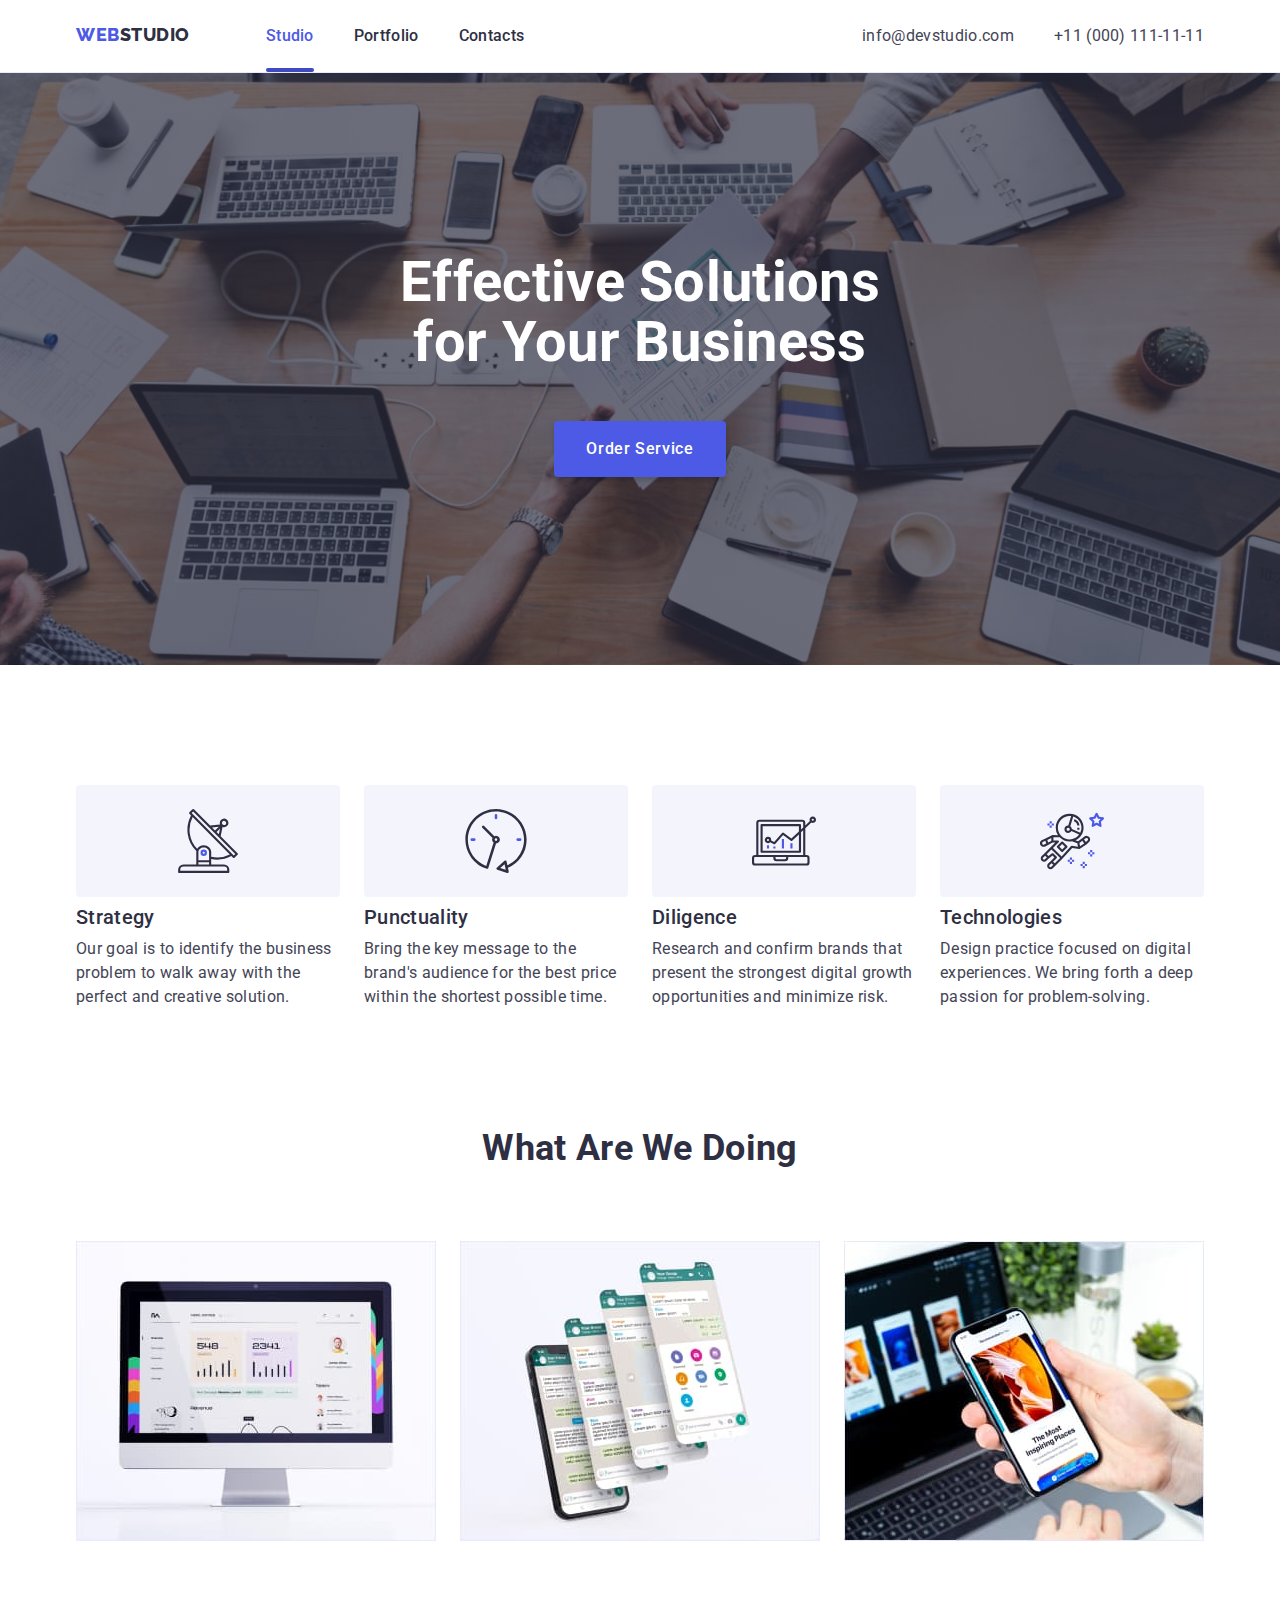
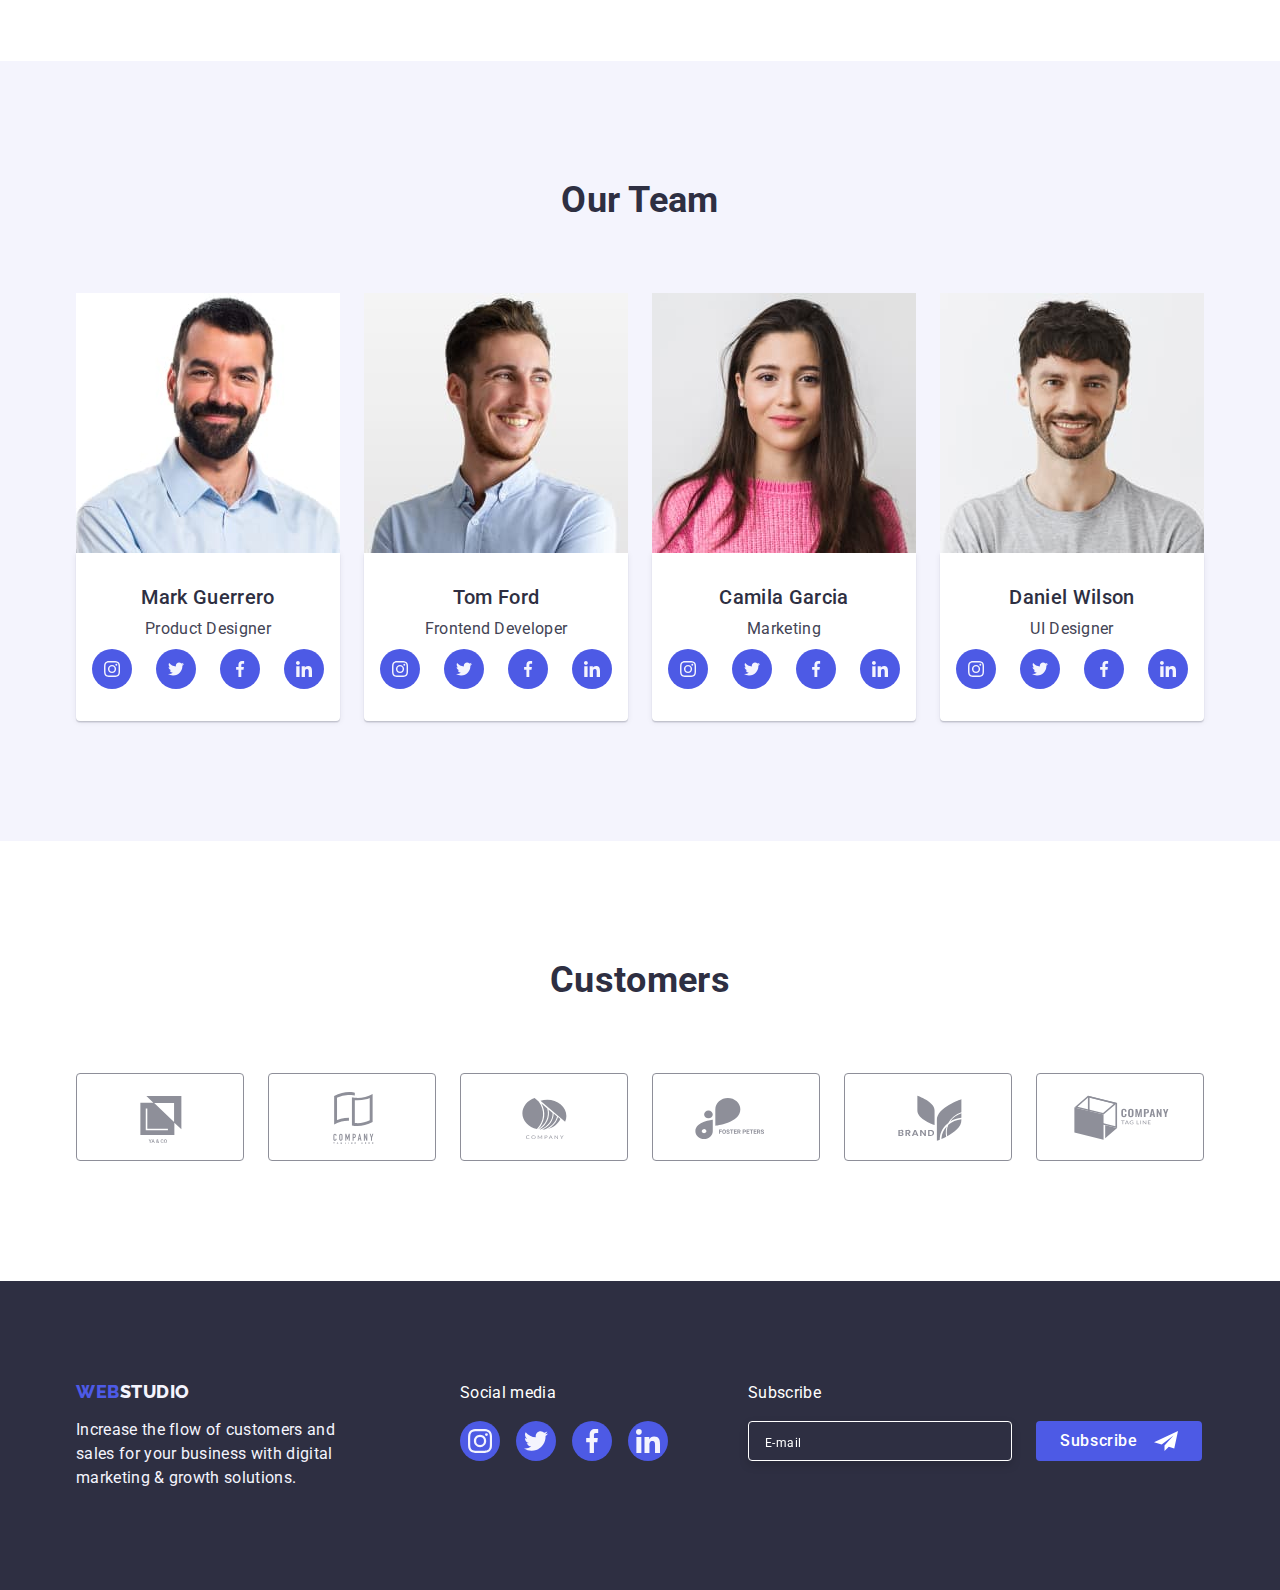
<file: index.html>
<!DOCTYPE html>
<html lang="en">
  <head>
    <meta charset="UTF-8" />
    <meta http-equiv="X-UA-Compatible" content="IE=edge" />
    <meta name="viewport" content="width=device-width, initial-scale=1.0" />
    <title>Web Studio</title>
    <link rel="preconnect" href="https://fonts.googleapis.com" />
    <link rel="preconnect" href="https://fonts.gstatic.com" crossorigin />
    <link
      href="https://fonts.googleapis.com/css2?family=Raleway:wght@800&family=Roboto:wght@400;500;700;900&display=swap"
      rel="stylesheet"
    />
    <link
      rel="stylesheet"
      href="https://cdn.jsdelivr.net/npm/modern-normalize@1.1.0/modern-normalize.min.css"
    />
    <link rel="stylesheet" href="./css/styles.css" />
    <link rel="stylesheet" href="./css/mobile.css" />
    <link rel="stylesheet" href="./css/tablet.css" />
    <link rel="stylesheet" href="./css/desktop.css" />
  </head>
  <body>
    <header class="page-header">
      <div class="page-header-container container">
        <nav class="nav">
          <a href="./index.html" class="header-logo link">
            <span class="accent">Web</span>Studio
          </a>
          <ul class="site-nav list">
            <li class="nav-item">
              <a href="./index.html" class="nav-link link current">Studio</a>
            </li>
            <li class="nav-item">
              <a href="./portfolio.html" class="nav-link link">Portfolio</a>
            </li>
            <li class="nav-item">
              <a href="" class="nav-link link">Contacts</a>
            </li>
          </ul>
        </nav>
        <button type="button" class="mobile-menu-btn js-open-menu">
          <svg class="menu-open-btn-icon" width="32" height="22">
            <use href="./images/icons.svg#icon-icon-menu"></use>
          </svg>
        </button>
        <address class="address">
          <ul class="address-list list">
            <li class="address-item">
              <a href="mailto:info@devstudio.com" class="address-link link"
                >info@devstudio.com</a
              >
            </li>
            <li class="address-item">
              <a href="tel:+110001111111" class="address-link link"
                >+11 (000) 111-11-11</a
              >
            </li>
          </ul>
        </address>
      </div>
      <!-- MOBILE MENU -->
      <div class="mobile-menu js-menu-container">
        <div class="mobile-menu-container container">
          <button type="button" class="menu-close-btn js-close-menu">
            <svg class="menu-close-btn-icon" width="8" height="8">
              <use href="./images/icons.svg#icon-close"></use>
            </svg>
          </button>
          <nav class="nav-mobile">
            <ul class="mobile-nav list">
              <li class="mobile-nav-item">
                <a href="./index.html" class="mobile-nav-link link current"
                  >Studio</a
                >
              </li>
              <li class="mobile-nav-item">
                <a href="./portfolio.html" class="mobile-nav-link link"
                  >Portfolio</a
                >
              </li>
              <li class="mobile-nav-item">
                <a href="" class="mobile-nav-link link">Contacts</a>
              </li>
            </ul>
          </nav>
          <div class="connection-wrapper">
            <address class="mobile-menu-address">
              <ul class="mobile-address-list list">
                <li class="mobile-address-item">
                  <a
                    href="mailto:info@devstudio.com"
                    class="mobile-address-link link"
                    >info@devstudio.com</a
                  >
                </li>
                <li class="mobile-address-item">
                  <a href="tel:+110001111111" class="mobile-address-link link"
                    >+11 (000) 111-11-11</a
                  >
                </li>
              </ul>
            </address>
            <div class="mobile-menu-social">
              <ul class="mobile-social-list list">
                <li class="mobile-social-item">
                  <a href="" class="mobile-social-link icon-link">
                    <svg class="mobile-social-icon" width="24" height="24">
                      <use href="./images/icons.svg#icon-instagram"></use>
                    </svg>
                  </a>
                </li>
                <li class="mobile-social-item">
                  <a href="" class="mobile-social-link icon-link">
                    <svg class="mobile-social-icon" width="24" height="24">
                      <use href="./images/icons.svg#icon-twitter"></use>
                    </svg>
                  </a>
                </li>
                <li class="mobile-social-item">
                  <a href="" class="mobile-social-link icon-link">
                    <svg class="mobile-social-icon" width="24" height="24">
                      <use href="./images/icons.svg#icon-facebook"></use>
                    </svg>
                  </a>
                </li>
                <li class="mobile-social-item">
                  <a href="" class="mobile-social-link icon-link">
                    <svg class="mobile-social-icon" width="24" height="24">
                      <use href="./images/icons.svg#icon-linkedin"></use>
                    </svg>
                  </a>
                </li>
              </ul>
            </div>
          </div>
        </div>
      </div>
      <!-- /MOBILE MENU -->
    </header>

    <main class="page-main">
      <!-- Hero section -->
      <section class="hero">
        <div class="container">
          <h1 class="hero-title">Effective Solutions for Your Business</h1>
          <button type="button" class="hero-btn btn" data-modal-open>
            Order Service
          </button>
        </div>
      </section>
      <!-- /Hero section -->

      <!-- Principles of work section -->
      <section class="principles">
        <div class="container">
          <h2 class="principles-title title visually-hidden">
            Principles of work
          </h2>
          <ul class="principles-list wrapper list">
            <li class="principles-item">
              <div class="principles-wrapper-icon">
                <svg class="principles-icon" width="64" height="64">
                  <use href="./images/icons.svg#icon-principles-antenna"></use>
                </svg>
              </div>
              <h3 class="principles-subtitle subtitle">Strategy</h3>
              <p class="principles-desc">
                Our goal is to identify the business problem to walk away with
                the perfect and creative solution.
              </p>
            </li>
            <li class="principles-item">
              <div class="principles-wrapper-icon">
                <svg class="principles-icon" width="64" height="64">
                  <use href="./images/icons.svg#icon-principles-clock"></use>
                </svg>
              </div>
              <h3 class="principles-subtitle subtitle">Punctuality</h3>
              <p class="principles-desc">
                Bring the key message to the brand's audience for the best price
                within the shortest possible time.
              </p>
            </li>
            <li class="principles-item">
              <div class="principles-wrapper-icon">
                <svg class="principles-icon" width="64" height="64">
                  <use href="./images/icons.svg#icon-principles-diagram"></use>
                </svg>
              </div>
              <h3 class="principles-subtitle subtitle">Diligence</h3>
              <p class="principles-desc">
                Research and confirm brands that present the strongest digital
                growth opportunities and minimize risk.
              </p>
            </li>
            <li class="principles-item">
              <div class="principles-wrapper-icon">
                <svg class="principles-icon" width="64" height="64">
                  <use
                    href="./images/icons.svg#icon-principles-astronaut"
                  ></use>
                </svg>
              </div>
              <h3 class="principles-subtitle subtitle">Technologies</h3>
              <p class="principles-desc">
                Design practice focused on digital experiences. We bring forth a
                deep passion for problem-solving.
              </p>
            </li>
          </ul>
        </div>
      </section>
      <!-- /Principles of work section -->

      <!-- What are we doing section -->
      <section class="product section">
        <div class="container">
          <h2 class="product-title title">What are we doing</h2>
          <ul class="product-list wrapper list">
            <li class="product-item">
              <img
                srcset="
                  ./images/what-are-we-doing-1-desktop.jpg    1x,
                  ./images/what-are-we-doing-1-desktop-2x.jpg 2x
                "
                src="./images/what-are-we-doing-1-desktop.jpg"
                alt="An example of work  on the monitor"
                width="360"
                height="300"
              />
            </li>
            <li class="product-item">
              <img
                srcset="
                  ./images/what-are-we-doing-2-desktop.jpg    1x,
                  ./images/what-are-we-doing-2-desktop-2x.jpg 2x
                "
                src="./images/what-are-we-doing-2-desktop.jpg"
                alt="An example of work on a
            smartphone"
                width="360"
                height="300"
              />
            </li>
            <li class="product-item">
              <img
                srcset="
                  ./images/what-are-we-doing-3-desktop.jpg    1x,
                  ./images/what-are-we-doing-3-desktop-2x.jpg 2x
                "
                src="./images/what-are-we-doing-3-desktop.jpg"
                alt="An example of work on a laptop and a smartphone"
                width="360"
                height="300"
              />
            </li>
          </ul>
        </div>
      </section>
      <!-- /What are we doing section -->

      <!-- Our Team section-->
     <section class="team section">
        <div class="container">
          <h2 class="team-title title">Our Team</h2>
          <ul class="team-list wrapper list">
            <li class="team-item">
              <img
                srcset="
                  ./images/our-team-1.jpg    1x,
                  ./images/our-team-1-2x.jpg 2x
                "
                src="./images/our-team-1.jpg"
                alt="Photo of the employee"
                width="264"
                height="260"
              />
              <div class="team-text-box">
                <h3 class="team-subtitle subtitle">Mark Guerrero</h3>
                <p class="team-desc">Product Designer</p>
                <ul class="team-social-list wrapper list">
                  <li class="team-social-item">
                    <a href="" class="team-social-link icon-link">
                      <svg class="team-social-icon" width="16" height="16">
                        <use href="./images/icons.svg#icon-instagram"></use>
                      </svg>
                    </a>
                  </li>
                  <li class="team-social-item">
                    <a href="" class="team-social-link icon-link">
                      <svg class="team-social-icon" width="16" height="16">
                        <use href="./images/icons.svg#icon-twitter"></use>
                      </svg>
                    </a>
                  </li>
                  <li class="team-social-item">
                    <a href="" class="team-social-link icon-link">
                      <svg class="team-social-icon" width="16" height="16">
                        <use href="./images/icons.svg#icon-facebook"></use>
                      </svg>
                    </a>
                  </li>
                  <li class="team-social-item">
                    <a href="" class="team-social-link icon-link">
                      <svg class="team-social-icon" width="16" height="16">
                        <use href="./images/icons.svg#icon-linkedin"></use>
                      </svg>
                    </a>
                  </li>
                </ul>
              </div>
            </li>
            <li class="team-item">
              <img
                srcset="
                  ./images/our-team-2.jpg    1x,
                  ./images/our-team-2-2x.jpg 2x
                "
                src="./images/our-team-2.jpg"
                alt="Photo of the employee"
                width="264"
                height="260"
              />
              <div class="team-text-box">
                <h3 class="team-subtitle subtitle">Tom Ford</h3>
                <p class="team-desc">Frontend Developer</p>
                <ul class="team-social-list wrapper list">
                  <li class="team-social-item">
                    <a href="" class="team-social-link icon-link">
                      <svg class="team-social-icon" width="16" height="16">
                        <use href="./images/icons.svg#icon-instagram"></use>
                      </svg>
                    </a>
                  </li>
                  <li class="team-social-item">
                    <a href="" class="team-social-link icon-link">
                      <svg class="team-social-icon" width="16" height="16">
                        <use href="./images/icons.svg#icon-twitter"></use>
                      </svg>
                    </a>
                  </li>
                  <li class="team-social-item">
                    <a href="" class="team-social-link icon-link">
                      <svg class="team-social-icon" width="16" height="16">
                        <use href="./images/icons.svg#icon-facebook"></use>
                      </svg>
                    </a>
                  </li>
                  <li class="team-social-item">
                    <a href="" class="team-social-link icon-link">
                      <svg class="team-social-icon" width="16" height="16">
                        <use href="./images/icons.svg#icon-linkedin"></use>
                      </svg>
                    </a>
                  </li>
                </ul>
              </div>
            </li>
            <li class="team-item">
              <img
                srcset="
                  ./images/our-team-3.jpg    1x,
                  ./images/our-team-3-2x.jpg 2x
                "
                src="./images/our-team-3.jpg"
                alt="Photo of the employee"
                width="264"
                height="260"
              />
              <div class="team-text-box">
                <h3 class="team-subtitle subtitle">Camila Garcia</h3>
                <p class="team-desc">Marketing</p>
                <ul class="team-social-list wrapper list">
                  <li class="team-social-item">
                    <a href="" class="team-social-link icon-link">
                      <svg class="team-social-icon" width="16" height="16">
                        <use href="./images/icons.svg#icon-instagram"></use>
                      </svg>
                    </a>
                  </li>
                  <li class="team-social-item">
                    <a href="" class="team-social-link icon-link">
                      <svg class="team-social-icon" width="16" height="16">
                        <use href="./images/icons.svg#icon-twitter"></use>
                      </svg>
                    </a>
                  </li>
                  <li class="team-social-item">
                    <a href="" class="team-social-link icon-link">
                      <svg class="team-social-icon" width="16" height="16">
                        <use href="./images/icons.svg#icon-facebook"></use>
                      </svg>
                    </a>
                  </li>
                  <li class="team-social-item">
                    <a href="" class="team-social-link icon-link">
                      <svg class="team-social-icon" width="16" height="16">
                        <use href="./images/icons.svg#icon-linkedin"></use>
                      </svg>
                    </a>
                  </li>
                </ul>
              </div>
            </li>
            <li class="team-item">
              <img
                srcset="
                  ./images/our-team-4.jpg    1x,
                  ./images/our-team-4-2x.jpg 2x
                "
                src="./images/our-team-4.jpg"
                alt="Photo of the employee"
                width="264"
                height="260"
              />
              <div class="team-text-box">
                <h3 class="team-subtitle subtitle">Daniel Wilson</h3>
                <p class="team-desc">UI Designer</p>
                <ul class="team-social-list wrapper list">
                  <li class="team-social-item">
                    <a href="" class="team-social-link icon-link">
                      <svg class="team-social-icon" width="16" height="16">
                        <use href="./images/icons.svg#icon-instagram"></use>
                      </svg>
                    </a>
                  </li>
                  <li class="team-social-item">
                    <a href="" class="team-social-link icon-link">
                      <svg class="team-social-icon" width="16" height="16">
                        <use href="./images/icons.svg#icon-twitter"></use>
                      </svg>
                    </a>
                  </li>
                  <li class="team-social-item">
                    <a href="" class="team-social-link icon-link">
                      <svg class="team-social-icon" width="16" height="16">
                        <use href="./images/icons.svg#icon-facebook"></use>
                      </svg>
                    </a>
                  </li>
                  <li class="team-social-item">
                    <a href="" class="team-social-link icon-link">
                      <svg class="team-social-icon" width="16" height="16">
                        <use href="./images/icons.svg#icon-linkedin"></use>
                      </svg>
                    </a>
                  </li>
                </ul>
              </div>
            </li>
          </ul>
        </div>
      </section> 
      <!-- /Our Team section-->

      <!-- Customers section -->
      <section class="customer section">
        <div class="container">
          <h2 class="customers-title title">Customers</h2>
          <ul class="customers-list wrapper list">
            <li class="customers-item">
              <a href="" class="customers-logo-link icon-link">
                <svg class="customers-logo-icon" width="104" height="56">
                  <use href="./images/icons.svg#icon-customers-logo-1"></use>
                </svg>
              </a>
            </li>
            <li class="customers-item">
              <a href="" class="customers-logo-link icon-link">
                <svg class="customers-logo-icon" width="104" height="56">
                  <use href="./images/icons.svg#icon-customers-logo-2"></use>
                </svg>
              </a>
            </li>
            <li class="customers-item">
              <a href="" class="customers-logo-link icon-link">
                <svg class="customers-logo-icon" width="104" height="56">
                  <use href="./images/icons.svg#icon-customers-logo-3"></use>
                </svg>
              </a>
            </li>
            <li class="customers-item">
              <a href="" class="customers-logo-link icon-link">
                <svg class="customers-logo-icon" width="104" height="56">
                  <use href="./images/icons.svg#icon-customers-logo-4"></use>
                </svg>
              </a>
            </li>
            <li class="customers-item">
              <a href="" class="customers-logo-link icon-link">
                <svg class="customers-logo-icon" width="104" height="56">
                  <use href="./images/icons.svg#icon-customers-logo-5"></use>
                </svg>
              </a>
            </li>
            <li class="customers-item">
              <a href="" class="customers-logo-link icon-link">
                <svg class="customers-logo-icon" width="104" height="56">
                  <use href="./images/icons.svg#icon-customers-logo-6"></use>
                </svg>
              </a>
            </li>
          </ul>
        </div>
      </section>  
      <!-- /Customers section -->
    </main>

    <footer class="page-footer">
      <div class="footer-wrapper container">
        <div class="footer-info">
          <a href="./index.html" class="footer-logo link">
            <span class="accent">Web</span>Studio
          </a>
          <p class="footer-info-desc">
            Increase the flow of customers and sales for your business with
            digital marketing & growth solutions.
          </p>
        </div>
        <div class="footer-social">
          <p class="footer-social-desc footer-desc">Social media</p>
          <ul class="footer-social-list list">
            <li class="footer-social-item">
              <a href="" class="footer-social-link icon-link">
                <svg class="footer-social-icon" width="24" height="24">
                  <use href="./images/icons.svg#icon-instagram"></use>
                </svg>
              </a>
            </li>
            <li class="footer-social-item">
              <a href="" class="footer-social-link icon-link">
                <svg class="footer-social-icon" width="24" height="24">
                  <use href="./images/icons.svg#icon-twitter"></use>
                </svg>
              </a>
            </li>
            <li class="footer-social-item">
              <a href="" class="footer-social-link icon-link">
                <svg class="footer-social-icon" width="24" height="24">
                  <use href="./images/icons.svg#icon-facebook"></use>
                </svg>
              </a>
            </li>
            <li class="footer-social-item">
              <a href="" class="footer-social-link icon-link">
                <svg class="footer-social-icon" width="24" height="24">
                  <use href="./images/icons.svg#icon-linkedin"></use>
                </svg>
              </a>
            </li>
          </ul>
        </div>
        <div class="footer-form-group">
          <p class="footer-form-desc footer-desc">Subscribe</p>
          <form class="footer-form">
            <input
              type="email"
              name="subscriber_email"
              class="footer-form-input"
              placeholder="E-mail"
              aria-label="Email"
              required
            />
            <button type="submit" class="footer-form-btn btn">
              Subscribe
              <svg class="footer-form-btn-icon" width="24" height="24">
                <use href="./images/icons.svg#icon-frame"></use>
              </svg>
            </button>
          </form>
        </div>
      </div>
    </footer>

<!-- ===========================MODAL WINDOW==========================  -->
    <div class="backdrop is-hidden" data-modal>
      <div class="modal">
        <button type="button" class="modal-close-btn" data-modal-close>
          <svg class="modal-close-btn-icon" width="8" height="8">
            <use href="./images/icons.svg#icon-close"></use>
          </svg>
        </button>
        <p class="modal-form-desc">
          Leave your contacts and we will call you back
        </p>
        <form class="modal-form">
          <label class="modal-form-group">
            <span class="modal-form-input-desc modal-form-text-desc">Name</span>
            <span class="modal-form-input-wrapper">
              <input
                type="text"
                name="user_name"
                class="modal-form-input modal-form-field"
                required
                pattern="[a-zA-Z]+"
                minlength="2"
              />
              <svg class="modal-form-input-icon" width="18" height="18">
                <use href="./images/icons.svg#icon-person"></use>
              </svg>
            </span>
          </label>
          <label class="modal-form-group">
            <span class="modal-form-input-desc modal-form-text-desc"
              >Phone</span
            >
            <span class="modal-form-input-wrapper">
              <input
                type="tel"
                name="user_phone"
                class="modal-form-input modal-form-field"
                required
                pattern="[0-9]{3}-[0-9]{3}-[0-9]{2}-[0-9]{2}"
                title="xxx-xxx-xx-xx"
              />
              <svg class="modal-form-input-icon" width="18" height="18">
                <use href="./images/icons.svg#icon-phone"></use>
              </svg>
            </span>
          </label>
          <label class="modal-form-group">
            <span class="modal-form-input-desc modal-form-text-desc">
              Email</span
            >
            <span class="modal-form-input-wrapper">
              <input
                type="email"
                name="user_email"
                class="modal-form-input modal-form-field"
                required
              />
              <svg class="modal-form-input-icon" width="18" height="18">
                <use href="./images/icons.svg#icon-email"></use>
              </svg>
            </span>
          </label>
          <label class="modal-form-group">
            <span class="modal-form-input-desc modal-form-text-desc"
              >Comment</span
            >
            <textarea
              name="user_message"
              class="modal-form-message modal-form-field"
              placeholder="Text input"
            ></textarea>
          </label>
          <input
            id="user-policy"
            type="checkbox"
            name="user_policy"
            class="modal-form-check visually-hidden"
          />
          <label
            for="user-policy"
            class="modal-form-check-desc modal-form-text-desc"
          >
            <span>
              <svg class="modal-form-checkbox-icon" width="10" height="8">
                <use href="./images/icons.svg#icon-check"></use>
              </svg>
            </span>
            I accept the terms and conditions of the &nbsp;
            <a href="" class="modal-form-check-link">Privacy Policy</a>
          </label>
          <button type="submit" class="modal-form-btn btn">Send</button>
        </form>
      </div>
    </div>
<!-- ===========================/MODAL WINDOW==========================  -->

    <script src="./js/mobile-menu.js"></script>
    <script src="./js/modal.js"></script>
  </body>
</html>
</file>
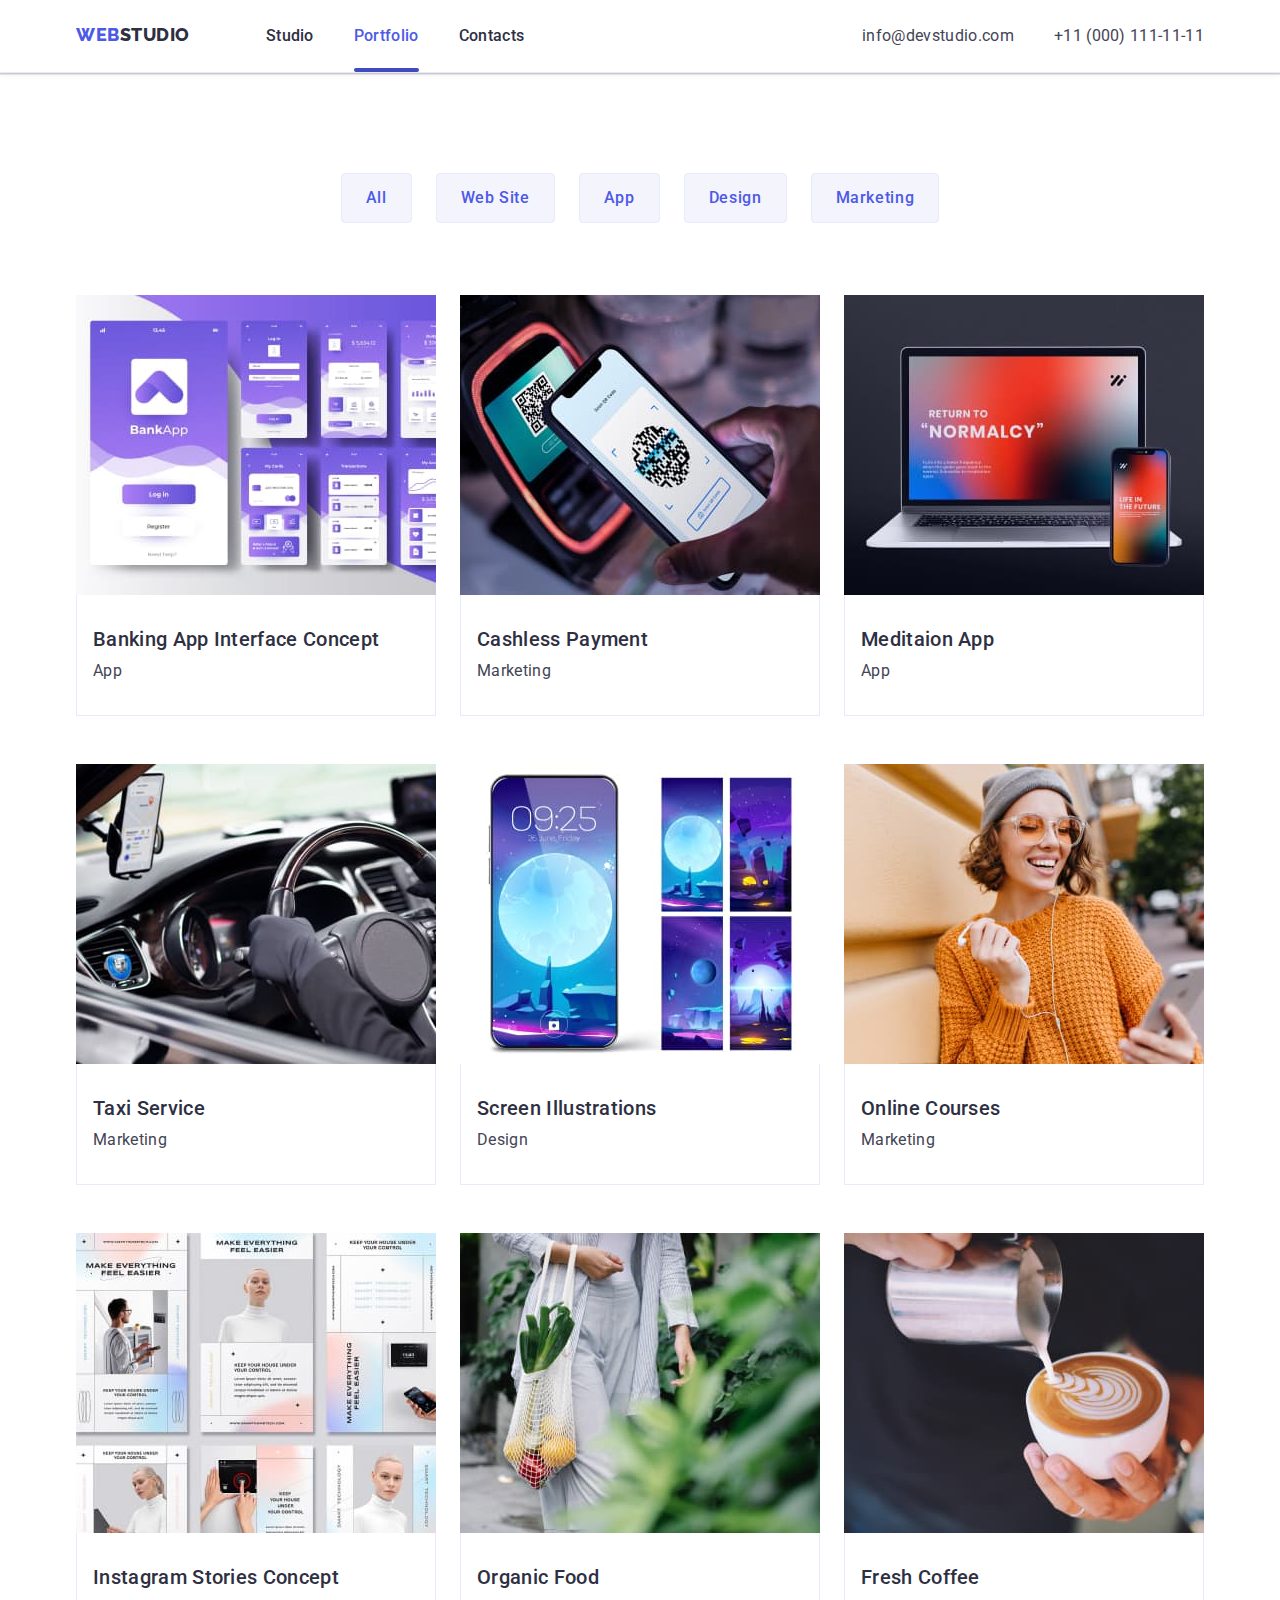
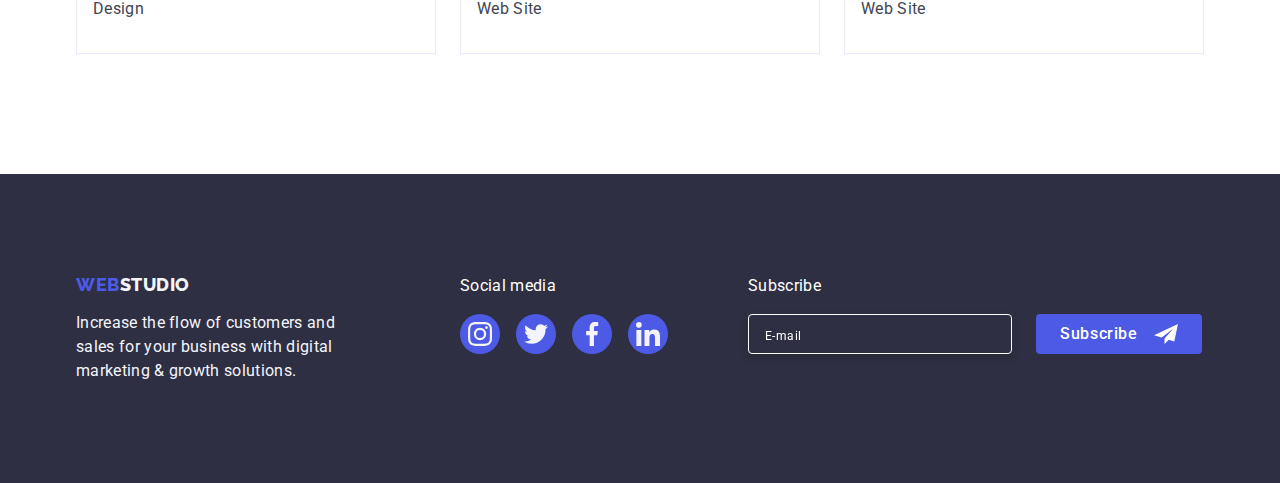
<file: portfolio.html>
<!DOCTYPE html>
<html lang="en">
  <head>
    <meta charset="UTF-8" />
    <meta http-equiv="X-UA-Compatible" content="IE=edge" />
    <meta name="viewport" content="width=device-width, initial-scale=1.0" />
    <title>Portfolio</title>
    <link rel="preconnect" href="https://fonts.googleapis.com" />
    <link rel="preconnect" href="https://fonts.gstatic.com" crossorigin />
    <link
      href="https://fonts.googleapis.com/css2?family=Raleway:wght@800&family=Roboto:wght@400;500;700;900&display=swap"
      rel="stylesheet"
    />
    <link
      rel="stylesheet"
      href="https://cdn.jsdelivr.net/npm/modern-normalize@1.1.0/modern-normalize.min.css"
    />
    <link rel="stylesheet" href="./css/styles.css" />
    <link rel="stylesheet" href="./css/mobile.css" />
    <link rel="stylesheet" href="./css/tablet.css" />
    <link rel="stylesheet" href="./css/desktop.css" />
  </head>
  <body>
    <header class="page-header">
      <div class="page-header-container container">
        <nav class="nav">
          <a href="./index.html" class="header-logo link">
            <span class="accent">Web</span>Studio
          </a>
          <ul class="site-nav list">
            <li class="nav-item">
              <a href="./index.html" class="nav-link link">Studio</a>
            </li>
            <li class="nav-item">
              <a href="./portfolio.html" class="nav-link link current"
                >Portfolio</a
              >
            </li>
            <li class="nav-item">
              <a href="" class="nav-link link">Contacts</a>
            </li>
          </ul>
        </nav>
        <button type="button" class="mobile-menu-btn js-open-menu">
          <svg class="menu-open-btn-icon" width="32" height="22">
            <use href="./images/icons.svg#icon-icon-menu"></use>
          </svg>
        </button>
        <address class="address">
          <ul class="address-list list">
            <li class="address-item">
              <a href="mailto:info@devstudio.com" class="address-link link"
                >info@devstudio.com</a
              >
            </li>
            <li class="address-item">
              <a href="tel:+110001111111" class="address-link link"
                >+11 (000) 111-11-11</a
              >
            </li>
          </ul>
        </address>
      </div>
      <!-- MOBILE MENU -->
      <div class="mobile-menu js-menu-container">
        <div class="mobile-menu-container container">
          <button type="button" class="menu-close-btn js-close-menu">
            <svg class="menu-close-btn-icon" width="8" height="8">
              <use href="./images/icons.svg#icon-close"></use>
            </svg>
          </button>
          <nav class="nav-mobile">
            <ul class="mobile-nav list">
              <li class="mobile-nav-item">
                <a href="./index.html" class="mobile-nav-link link">Studio</a>
              </li>
              <li class="mobile-nav-item">
                <a href="./portfolio.html" class="mobile-nav-link link current"
                  >Portfolio</a
                >
              </li>
              <li class="mobile-nav-item">
                <a href="" class="mobile-nav-link link">Contacts</a>
              </li>
            </ul>
          </nav>
          <div class="connection-wrapper">
            <address class="mobile-menu-address">
              <ul class="mobile-address-list list">
                <li class="mobile-address-item">
                  <a
                    href="mailto:info@devstudio.com"
                    class="mobile-address-link link"
                    >info@devstudio.com</a
                  >
                </li>
                <li class="mobile-address-item">
                  <a href="tel:+110001111111" class="mobile-address-link link"
                    >+11 (000) 111-11-11</a
                  >
                </li>
              </ul>
            </address>
            <div class="mobile-menu-social">
              <ul class="mobile-social-list list">
                <li class="mobile-social-item">
                  <a href="" class="mobile-social-link icon-link">
                    <svg class="mobile-social-icon" width="24" height="24">
                      <use href="./images/icons.svg#icon-instagram"></use>
                    </svg>
                  </a>
                </li>
                <li class="mobile-social-item">
                  <a href="" class="mobile-social-link icon-link">
                    <svg class="mobile-social-icon" width="24" height="24">
                      <use href="./images/icons.svg#icon-twitter"></use>
                    </svg>
                  </a>
                </li>
                <li class="mobile-social-item">
                  <a href="" class="mobile-social-link icon-link">
                    <svg class="mobile-social-icon" width="24" height="24">
                      <use href="./images/icons.svg#icon-facebook"></use>
                    </svg>
                  </a>
                </li>
                <li class="mobile-social-item">
                  <a href="" class="mobile-social-link icon-link">
                    <svg class="mobile-social-icon" width="24" height="24">
                      <use href="./images/icons.svg#icon-linkedin"></use>
                    </svg>
                  </a>
                </li>
              </ul>
            </div>
          </div>
        </div>
      </div>
      <!-- /MOBILE MENU -->
    </header>

    <main class="portfolio-main">
      <!-- Portfolio section -->
      <section class="portfolio">
        <div class="container">
          <h1 class="portfolio-title title visually-hidden">Portfolio</h1>
          <ul class="portfolio-list-filter list">
            <li class="portfolio-item-filter">
              <button type="button" class="portfolio-btn btn">All</button>
            </li>
            <li class="portfolio-item-filter">
              <button type="button" class="portfolio-btn btn">Web Site</button>
            </li>
            <li class="portfolio-item-filter">
              <button type="button" class="portfolio-btn btn">App</button>
            </li>
            <li class="portfolio-item-filter">
              <button type="button" class="portfolio-btn btn">Design</button>
            </li>
            <li class="portfolio-item-filter">
              <button type="button" class="portfolio-btn btn">Marketing</button>
            </li>
          </ul>

          <ul class="portfolio-list-product list">
            <li class="portfolio-item-product">
              <a href="" class="portfolio-item-link link">
                <div class="portfolio-item-img-wrapper">
                  <picture>
                    <source
                      srcset="
                        ./images/portfolio/desktop/portfolio-1-desk.jpg    1x,
                        ./images/portfolio/desktop/portfolio-1-2x-desk.jpg 2x
                      "
                      media="(min-width: 1200px)"
                    />
                    <source
                      srcset="
                        ./images/portfolio/tablet/portfolio-1-tab.jpg    1x,
                        ./images/portfolio/tablet/portfolio-1-2x-tab.jpg 2x
                      "
                      media="(min-width: 768px)"
                    />
                    <source
                      srcset="
                        ./images/portfolio/mobile/portfolio-1-mob.jpg    1x,
                        ./images/portfolio/mobile/portfolio-1-2x-mob.jpg 2x
                      "
                      media="(max-width: 767px)"
                    />
                    <img
                      src="./images/portfolio/desktop/portfolio-1-desk.jpg"
                      alt="Example of work"
                    />
                  </picture>
                  <p class="overlay">
                    14 Stylish and User-Friendly App Design Concepts · Task
                    Manager App · Calorie Tracker App · Exotic Fruit Ecommerce
                    App · Cloud Storage App
                  </p>
                </div>
                <div class="portfolio-text-box">
                  <h2 class="portfolio-subtitle subtitle">
                    Banking App Interface Concept
                  </h2>
                  <p class="portfolio-desc">App</p>
                </div>
              </a>
            </li>
            <li class="portfolio-item-product">
              <a href="" class="portfolio-item-link link">
                <div class="portfolio-item-img-wrapper">
                  <picture>
                    <source
                      srcset="
                        ./images/portfolio/desktop/portfolio-2-desk.jpg    1x,
                        ./images/portfolio/desktop/portfolio-2-2x-desk.jpg 2x
                      "
                      media="(min-width: 1200px)"
                    />
                    <source
                      srcset="
                        ./images/portfolio/tablet/portfolio-2-tab.jpg    1x,
                        ./images/portfolio/tablet/portfolio-2-2x-tab.jpg 2x
                      "
                      media="(min-width: 768px)"
                    />
                    <source
                      srcset="
                        ./images/portfolio/mobile/portfolio-2-mob.jpg    1x,
                        ./images/portfolio/mobile/portfolio-2-2x-mob.jpg 2x
                      "
                      media="(max-width: 767px)"
                    />
                    <img
                      src="./images/portfolio/desktop/portfolio-2-desk.jpg"
                      alt="Example of work"
                    />
                  </picture>
                  <p class="overlay">
                    14 Stylish and User-Friendly App Design Concepts · Task
                    Manager App · Calorie Tracker App · Exotic Fruit Ecommerce
                    App · Cloud Storage App
                  </p>
                </div>
                <div class="portfolio-text-box">
                  <h2 class="portfolio-subtitle subtitle">Cashless Payment</h2>
                  <p class="portfolio-desc">Marketing</p>
                </div>
              </a>
            </li>
            <li class="portfolio-item-product">
              <a href="" class="portfolio-item-link link">
                <div class="portfolio-item-img-wrapper">
                  <picture>
                    <source
                      srcset="
                        ./images/portfolio/desktop/portfolio-3-desk.jpg    1x,
                        ./images/portfolio/desktop/portfolio-3-2x-desk.jpg 2x
                      "
                      media="(min-width: 1200px)"
                    />
                    <source
                      srcset="
                        ./images/portfolio/tablet/portfolio-3-tab.jpg    1x,
                        ./images/portfolio/tablet/portfolio-3-2x-tab.jpg 2x
                      "
                      media="(min-width: 768px)"
                    />
                    <source
                      srcset="
                        ./images/portfolio/mobile/portfolio-3-mob.jpg    1x,
                        ./images/portfolio/mobile/portfolio-3-2x-mob.jpg 2x
                      "
                      media="(max-width: 767px)"
                    />
                    <img
                      src="./images/portfolio/desktop/portfolio-3-desk.jpg"
                      alt="Example of work"
                    />
                  </picture>
                  <p class="overlay">
                    14 Stylish and User-Friendly App Design Concepts · Task
                    Manager App · Calorie Tracker App · Exotic Fruit Ecommerce
                    App · Cloud Storage App
                  </p>
                </div>
                <div class="portfolio-text-box">
                  <h2 class="portfolio-subtitle subtitle">Meditaion App</h2>
                  <p class="portfolio-desc">App</p>
                </div>
              </a>
            </li>
            <li class="portfolio-item-product">
              <a href="" class="portfolio-item-link link">
                <div class="portfolio-item-img-wrapper">
                  <picture>
                    <source
                      srcset="
                        ./images/portfolio/desktop/portfolio-4-desk.jpg    1x,
                        ./images/portfolio/desktop/portfolio-4-2x-desk.jpg 2x
                      "
                      media="(min-width: 1200px)"
                    />
                    <source
                      srcset="
                        ./images/portfolio/tablet/portfolio-4-tab.jpg    1x,
                        ./images/portfolio/tablet/portfolio-4-2x-tab.jpg 2x
                      "
                      media="(min-width: 768px)"
                    />
                    <source
                      srcset="
                        ./images/portfolio/mobile/portfolio-4-mob.jpg    1x,
                        ./images/portfolio/mobile/portfolio-4-2x-mob.jpg 2x
                      "
                      media="(max-width: 767px)"
                    />
                    <img
                      src="./images/portfolio/desktop/portfolio-4-desk.jpg"
                      alt="Example of work"
                    />
                  </picture>
                  <p class="overlay">
                    14 Stylish and User-Friendly App Design Concepts · Task
                    Manager App · Calorie Tracker App · Exotic Fruit Ecommerce
                    App · Cloud Storage App
                  </p>
                </div>
                <div class="portfolio-text-box">
                  <h2 class="portfolio-subtitle subtitle">Taxi Service</h2>
                  <p class="portfolio-desc">Marketing</p>
                </div>
              </a>
            </li>
            <li class="portfolio-item-product">
              <a href="" class="portfolio-item-link link">
                <div class="portfolio-item-img-wrapper">
                  <picture>
                    <source
                      srcset="
                        ./images/portfolio/desktop/portfolio-5-desk.jpg    1x,
                        ./images/portfolio/desktop/portfolio-5-2x-desk.jpg 2x
                      "
                      media="(min-width: 1200px)"
                    />
                    <source
                      srcset="
                        ./images/portfolio/tablet/portfolio-5-tab.jpg    1x,
                        ./images/portfolio/tablet/portfolio-5-2x-tab.jpg 2x
                      "
                      media="(min-width: 768px)"
                    />
                    <source
                      srcset="
                        ./images/portfolio/mobile/portfolio-5-mob.jpg    1x,
                        ./images/portfolio/mobile/portfolio-5-2x-mob.jpg 2x
                      "
                      media="(max-width: 767px)"
                    />
                    <img
                      src="./images/portfolio/desktop/portfolio-5-desk.jpg"
                      alt="Example of work"
                    />
                  </picture>
                  <p class="overlay">
                    14 Stylish and User-Friendly App Design Concepts · Task
                    Manager App · Calorie Tracker App · Exotic Fruit Ecommerce
                    App · Cloud Storage App
                  </p>
                </div>
                <div class="portfolio-text-box">
                  <h2 class="portfolio-subtitle subtitle">
                    Screen Illustrations
                  </h2>
                  <p class="portfolio-desc">Design</p>
                </div>
              </a>
            </li>
            <li class="portfolio-item-product">
              <a href="" class="portfolio-item-link link">
                <div class="portfolio-item-img-wrapper">
                  <picture>
                    <source
                      srcset="
                        ./images/portfolio/desktop/portfolio-6-desk.jpg    1x,
                        ./images/portfolio/desktop/portfolio-6-2x-desk.jpg 2x
                      "
                      media="(min-width: 1200px)"
                    />
                    <source
                      srcset="
                        ./images/portfolio/tablet/portfolio-6-tab.jpg    1x,
                        ./images/portfolio/tablet/portfolio-6-2x-tab.jpg 2x
                      "
                      media="(min-width: 768px)"
                    />
                    <source
                      srcset="
                        ./images/portfolio/mobile/portfolio-6-mob.jpg    1x,
                        ./images/portfolio/mobile/portfolio-6-2x-mob.jpg 2x
                      "
                      media="(max-width: 767px)"
                    />
                    <img
                      src="./images/portfolio/desktop/portfolio-6-desk.jpg"
                      alt="Example of work"
                    />
                  </picture>
                  <p class="overlay">
                    14 Stylish and User-Friendly App Design Concepts · Task
                    Manager App · Calorie Tracker App · Exotic Fruit Ecommerce
                    App · Cloud Storage App
                  </p>
                </div>
                <div class="portfolio-text-box">
                  <h2 class="portfolio-subtitle subtitle">Online Courses</h2>
                  <p class="portfolio-desc">Marketing</p>
                </div>
              </a>
            </li>
            <li class="portfolio-item-product">
              <a href="" class="portfolio-item-link link">
                <div class="portfolio-item-img-wrapper">
                  <picture>
                    <source
                      srcset="
                        ./images/portfolio/desktop/portfolio-7-desk.jpg    1x,
                        ./images/portfolio/desktop/portfolio-7-2x-desk.jpg 2x
                      "
                      media="(min-width: 1200px)"
                    />
                    <source
                      srcset="
                        ./images/portfolio/tablet/portfolio-7-tab.jpg    1x,
                        ./images/portfolio/tablet/portfolio-7-2x-tab.jpg 2x
                      "
                      media="(min-width: 768px)"
                    />
                    <source
                      srcset="
                        ./images/portfolio/mobile/portfolio-7-mob.jpg    1x,
                        ./images/portfolio/mobile/portfolio-7-2x-mob.jpg 2x
                      "
                      media="(max-width: 767px)"
                    />
                    <img
                      src="./images/portfolio/desktop/portfolio-7-desk.jpg"
                      alt="Example of work"
                    />
                  </picture>
                  <p class="overlay">
                    14 Stylish and User-Friendly App Design Concepts · Task
                    Manager App · Calorie Tracker App · Exotic Fruit Ecommerce
                    App · Cloud Storage App
                  </p>
                </div>
                <div class="portfolio-text-box">
                  <h2 class="portfolio-subtitle subtitle">
                    Instagram Stories Concept
                  </h2>
                  <p class="portfolio-desc">Design</p>
                </div>
              </a>
            </li>
            <li class="portfolio-item-product">
              <a href="" class="portfolio-item-link link">
                <div class="portfolio-item-img-wrapper">
                  <picture>
                    <source
                      srcset="
                        ./images/portfolio/desktop/portfolio-8-desk.jpg    1x,
                        ./images/portfolio/desktop/portfolio-8-2x-desk.jpg 2x
                      "
                      media="(min-width: 1200px)"
                    />
                    <source
                      srcset="
                        ./images/portfolio/tablet/portfolio-8-tab.jpg    1x,
                        ./images/portfolio/tablet/portfolio-8-2x-tab.jpg 2x
                      "
                      media="(min-width: 768px)"
                    />
                    <source
                      srcset="
                        ./images/portfolio/mobile/portfolio-8-mob.jpg    1x,
                        ./images/portfolio/mobile/portfolio-8-2x-mob.jpg 2x
                      "
                      media="(max-width: 767px)"
                    />
                    <img
                      src="./images/portfolio/desktop/portfolio-8-desk.jpg"
                      alt="Example of work"
                    />
                  </picture>
                  <p class="overlay">
                    14 Stylish and User-Friendly App Design Concepts · Task
                    Manager App · Calorie Tracker App · Exotic Fruit Ecommerce
                    App · Cloud Storage App
                  </p>
                </div>
                <div class="portfolio-text-box">
                  <h2 class="portfolio-subtitle subtitle">Organic Food</h2>
                  <p class="portfolio-desc">Web Site</p>
                </div>
              </a>
            </li>
            <li class="portfolio-item-product">
              <a href="" class="portfolio-item-link link">
                <div class="portfolio-item-img-wrapper">
                  <picture>
                    <source
                      srcset="
                        ./images/portfolio/desktop/portfolio-9-desk.jpg    1x,
                        ./images/portfolio/desktop/portfolio-9-2x-desk.jpg 2x
                      "
                      media="(min-width: 1200px)"
                    />
                    <source
                      srcset="
                        ./images/portfolio/tablet/portfolio-9-tab.jpg    1x,
                        ./images/portfolio/tablet/portfolio-9-2x-tab.jpg 2x
                      "
                      media="(min-width: 768px)"
                    />
                    <source
                      srcset="
                        ./images/portfolio/mobile/portfolio-9-mob.jpg    1x,
                        ./images/portfolio/mobile/portfolio-9-2x-mob.jpg 2x
                      "
                      media="(max-width: 767px)"
                    />
                    <img
                      src="./images/portfolio/desktop/portfolio-9-desk.jpg"
                      alt="Example of work"
                    />
                  </picture>
                  <p class="overlay">
                    14 Stylish and User-Friendly App Design Concepts · Task
                    Manager App · Calorie Tracker App · Exotic Fruit Ecommerce
                    App · Cloud Storage App
                  </p>
                </div>
                <div class="portfolio-text-box">
                  <h2 class="portfolio-subtitle subtitle">Fresh Coffee</h2>
                  <p class="portfolio-desc">Web Site</p>
                </div>
              </a>
            </li>
          </ul>
        </div>
      </section>
      <!-- /Portfolio section -->
    </main>

    <footer class="page-footer">
      <div class="footer-wrapper container">
        <div class="footer-info">
          <a href="./index.html" class="footer-logo link">
            <span class="accent">Web</span>Studio
          </a>
          <p class="footer-info-desc">
            Increase the flow of customers and sales for your business with
            digital marketing & growth solutions.
          </p>
        </div>
        <div class="footer-social">
          <p class="footer-social-desc footer-desc">Social media</p>
          <ul class="footer-social-list list">
            <li class="footer-social-item">
              <a href="" class="footer-social-link icon-link">
                <svg class="footer-social-icon" width="24" height="24">
                  <use href="./images/icons.svg#icon-instagram"></use>
                </svg>
              </a>
            </li>
            <li class="footer-social-item">
              <a href="" class="footer-social-link icon-link">
                <svg class="footer-social-icon" width="24" height="24">
                  <use href="./images/icons.svg#icon-twitter"></use>
                </svg>
              </a>
            </li>
            <li class="footer-social-item">
              <a href="" class="footer-social-link icon-link">
                <svg class="footer-social-icon" width="24" height="24">
                  <use href="./images/icons.svg#icon-facebook"></use>
                </svg>
              </a>
            </li>
            <li class="footer-social-item">
              <a href="" class="footer-social-link icon-link">
                <svg class="footer-social-icon" width="24" height="24">
                  <use href="./images/icons.svg#icon-linkedin"></use>
                </svg>
              </a>
            </li>
          </ul>
        </div>
        <div class="footer-form-group">
          <p class="footer-form-desc footer-desc">Subscribe</p>
          <form class="footer-form">
            <input
              type="email"
              name="subscriber_email"
              class="footer-form-input"
              placeholder="E-mail"
              aria-label="Email"
              required
            />
            <button type="submit" class="footer-form-btn btn">
              Subscribe
              <svg class="footer-form-btn-icon" width="24" height="24">
                <use href="./images/icons.svg#icon-frame"></use>
              </svg>
            </button>
          </form>
        </div>
      </div>
    </footer>

    <script src="./js/mobile-menu.js"></script>
  </body>
</html>
</file>
<file: css/styles.css>
:root{
--main-color:#434455; 
--secondary-color:#2E2F42;
--accent-color:#4D5AE5; 
--white-color: #FFFFFF;
--main-font-size: 16px;
--main-line-height:1.5;
--main-letter-spacing:0.02em; 
--main-gap:24px;
--transition-dur-and-func: 250ms cubic-bezier(0.4, 0, 0.2, 1);
} 

body{
    font-family: 'Roboto', sans-serif;
    color: var(--main-color);
    font-size: var(--main-font-size);
    line-height: var(--main-line-height);
    letter-spacing: var(--main-letter-spacing);
}

h1,h2,h3,h4,p{
    margin-top: 0;
    margin-bottom: 0;
}

ul{
    margin-top: 0;
    margin-bottom: 0;
    padding-left: 0;
}

img{
    display: block;
    max-width: 100%;
    height: auto;
}

button{
     cursor: pointer;
}

.list{ 
   list-style-type: none; 
}
.link{ 
   text-decoration: none; 
}
.title{
    font-weight: 700;
    font-size: 36px;
    line-height: 1.11;
    text-align: center;
    text-transform: capitalize;
    color: var(--secondary-color);
    margin-bottom: 72px;
}
.subtitle{
    font-weight: 700;
    font-size: 36px;
    line-height: 1.11;
    text-align: center;
    color: var(--secondary-color);
    margin-bottom: 8px;
}

.btn{
    display: block;
    font-weight: 500;
    font-size: inherit;
    line-height: inherit; 
    letter-spacing: 0.04em;

}
.visually-hidden {
  position: absolute;
  width: 1px;
  height: 1px;
  margin: -1px;
  border: 0;
  padding: 0;
  white-space: nowrap;
  clip-path: inset(100%);
  clip: rect(0 0 0 0);
  overflow: hidden;
}

.container{
    width: 100%;
    margin: 0 auto;
    padding: 0 15px;
}

.section{
    padding-top: 96px;
    padding-bottom: 96px;
}

.wrapper{
    display: flex;
    flex-direction: column;
    flex-wrap: wrap;
    gap: 72px;
}

.icon-link{
    display: flex;
    justify-content: center;
    align-items: center;
    width: 100%;
    height: 100%;
}
/* ========================== Studio page============================ */

/*-----------------------------Header---------------------------------*/
.page-header{
   border-bottom: 1px solid #E7E9FC;
   box-shadow: 0px 2px 1px rgba(46, 47, 66, 0.08), 0px 1px 1px rgba(46, 47, 66, 0.16), 0px 1px 6px rgba(46, 47, 66, 0.08);
}
.page-header-container{
   display: flex; 
   align-items: center;
   justify-content: space-between;
}
.nav{
    display: flex;
}
.header-logo {
   font-family: 'Raleway', sans-serif;
   font-weight: 800;
   font-size: 18px;
   line-height: 1.17;
   letter-spacing: 0.03em;
   text-transform: uppercase; 
   color:var(--secondary-color);
   padding: 24px 0;
}
.accent{
   color: var(--accent-color); 
} 
/*----------------------------/Header-------------------------------------------*/


/*---------------------------- Hero--------------------------------------------- */
.hero{
    width: 100%;
    margin-left: auto;
    margin-right: auto;
    background-color: rgba(46, 47, 66, 0.7);
    padding-top: 112px;
    padding-bottom: 112px;
    background-image: linear-gradient(rgba(46, 47, 66, 0.7),rgba(46, 47, 66, 0.7)),
                      url('../images/hero-bg-mob.jpg');
    background-repeat: no-repeat;
    background-position: center;
    background-size: cover;
}
@media screen and (min-device-pixel-ratio:2),
screen and (min-resolution: 192dpi),
screen and (min-resolution: 2dppx){
    .hero{
        background-image: linear-gradient(rgba(46, 47, 66, 0.7),rgba(46, 47, 66, 0.7)),
                      url('../images/hero-bg-mob-2x.jpg'); 
    }
}
.hero-title{
    width: 250px;
    font-weight: 700;
    font-size: 28px;
    line-height: 1.11;
    text-align: center;
    color: var(--white-color);
    margin-left: auto;
    margin-right: auto; 
    margin-bottom: 72px;
}
.hero-btn{
    background-color: var(--accent-color);
    color: var(--white-color);
    box-shadow: 0px 4px 4px rgba(0, 0, 0, 0.15);
    border: transparent;
    border-radius: 4px;
    padding: 16px 32px;
    margin-left: auto;
    margin-right: auto;
    transition: background-color var(--transition-dur-and-func);
}
.hero-btn:hover,
.hero-btn:focus{
    background-color: #404BBF;
}
/* -----------------------------/Hero-------------------------------------------- */

/* -----------------------------Principles of work section-------------------------------------------- */
.principles{
    padding-top: 96px;
    padding-bottom: 96px;
}
.principles-item{
    width: 100%;
    text-align: center;
}
.principles-desc{
    font-weight: 500;
}
/* -----------------------------/Principles of work section-------------------------------------------- */

/*------------------------------ Our Team---------------------------------------- */
.team{
    background-color: #F4F4FD;
}
.team-list{
    align-items: center;
}
.team-item{
    max-width: 264px;
}
.team-text-box{
    background: #FFFFFF;
    padding: 32px 16px;
    box-shadow: 0px 1px 6px rgba(46, 47, 66, 0.08), 0px 1px 1px rgba(46, 47, 66, 0.16), 0px 2px 1px rgba(46, 47, 66, 0.08);
    border-radius: 0px 0px 4px 4px;
}
.team-subtitle{
    font-weight: 500;
    font-size: 20px;
    line-height: 1.2;
}
.team-desc{
    text-align: center;
    margin-bottom: 8px;
}
.team-social-list{
    flex-direction: row;
    justify-content: center;
    gap: var(--main-gap);
}
.team-social-item{
    width: 40px;
    height: 40px;
}
.team-social-link{
    border-radius: 50%;
    background-color: var(--accent-color);
    color: #F4F4FD;
    transition: background-color var(--transition-dur-and-func);
}
.team-social-link:hover,
.team-social-link:focus{   
    background-color: #404BBF;
}
.team-social-icon{
    fill:currentColor;
}
/*------------------------------ /Our Team -------------------------------------*/

/*------------------------------ Customers section -------------------------------------*/
.customers-list{
    justify-content: center;
    flex-direction: row;
    column-gap: 16px;
    row-gap: 72px;
}
.customers-item{
    width: 190px;
    height: 88px;
}
.customers-logo-link{
    border: 1px solid #8E8F99;
    border-radius: 4px;
    color: #8E8F99;
    transition: color var(--transition-dur-and-func), border-color var(--transition-dur-and-func);
}
.customers-logo-link:hover,
.customers-logo-link:focus{   
    color: #404BBF;
    border-color:#404BBF;
}
.customers-logo-icon{
    fill:currentColor;
}
/*------------------------------ /Customers section -------------------------------------*/

/*------------------------------ Footer ----------------------------------------*/
.footer-desc{
    color: var(--white-color);
    text-align: center;
    margin-bottom: 16px;
}
.page-footer{
    background-color: var(--secondary-color);
    padding-top: 96px;
    padding-bottom: 96px;
}
.footer-wrapper{
    display: flex;
    flex-wrap: wrap;
    row-gap: 72px;
    justify-content: center;
}
.footer-info{
    max-width: 268px;
}
.footer-logo{
    display: block;
    font-family: 'Raleway';
    font-weight: 800;
    font-size: 18px;
    line-height: 1.17;
    letter-spacing: 0.03em;
    text-transform: uppercase;
    text-align: center;
    color: #F4F4FD;
    margin-bottom:16px;
}
.footer-info-desc{
    color: #F4F4FD;
}
.footer-social{
    max-width: 208px;
}
.footer-social-list{
    display: flex;
    flex-wrap: wrap;
    justify-content: center;
    gap: 16px;
}
.footer-social-item{
    width: 40px;
    height: 40px;
}
.footer-social-link{
    border-radius: 50%;
    background-color: var(--accent-color);
    color: #F4F4FD;
    transition: background-color var(--transition-dur-and-func);
}
.footer-social-link:hover,
.footer-social-link:focus{   
    background-color: #31D0AA;
}
.footer-social-icon{
    fill:currentColor;
}
.footer-form-group{
    width: 100%;
}
.footer-form{
    display: flex;
    flex-wrap: wrap;
    justify-content: center;
    gap: 16px;
}
.footer-form-input{
    width: 100%;
    height: 40px;
    padding-left: 16px;
    background-color: var(--secondary-color);
    border: 1px solid #FFFFFF;
    border-radius: 4px;
    filter: drop-shadow(0px 4px 4px rgba(0, 0, 0, 0.15));
    color: #FFFFFF;
    font-size: 14px; 
}
.footer-form-input::placeholder{
    color: #FFFFFF;
    font-size: 12px;
    line-height: 2;
    letter-spacing: 0.04em;
}
.footer-form-btn{
    display: flex;
    gap:16px;
    background-color: var(--accent-color);
    color: var(--white-color);
    border: transparent;
    border-radius: 4px;
    padding: 8px 24px;
    transition: background-color var(--transition-dur-and-func);
}
.footer-form-btn-icon{
    fill:currentColor;
}
.footer-form-btn:hover,
.footer-form-btn:focus{
    background-color: #404BBF;
}
/* --------------------------/Footer------------------------------------------- */

/* ==========================/Studio page============================ */



/*===========================Portfolio page========================== */
.portfolio{
     padding-top: 48px;
     padding-bottom: 48px;
}
.portfolio-list-filter{
     max-width: 378px;
     display: flex;
     flex-wrap: wrap;
     justify-content: start;
     column-gap: var(--main-gap);    
     row-gap: 16px;
     margin-bottom: 48px;
}
.portfolio-btn{
    background-color: #F4F4FD;
    color: var(--accent-color);
    border: 1px solid #E7E9FC;
    border-radius: 4px;
    padding: 8px 16px;   
    transition: background-color var(--transition-dur-and-func),
                color var(--transition-dur-and-func),
                border-color var(--transition-dur-and-func),
                box-shadow var(--transition-dur-and-func);
}
.portfolio-btn:hover,
.portfolio-btn:focus{
    background-color: #404BBF;
    color: var(--white-color);
    border-color:#404BBF;
    box-shadow: 0px 3px 1px rgba(0, 0, 0, 0.1), 0px 2px 1px rgba(0, 0, 0, 0.08), 0px 2px 2px rgba(0, 0, 0, 0.12);
}

.portfolio-list-product{
    display: flex;
    flex-wrap: wrap;
    column-gap: var(--main-gap);
    row-gap: 48px;
}
.portfolio-item-product{
   width: 100%; 
} 
.portfolio-item-link{
    display: block;
    transition: box-shadow var(--transition-dur-and-func);
}
.portfolio-item-link:hover,
.portfolio-item-link:focus{  
   box-shadow: 0px 1px 6px rgba(46, 47, 66, 0.08), 0px 1px 1px rgba(46, 47, 66, 0.16), 0px 2px 1px rgba(46, 47, 66, 0.08);
}
.portfolio-item-img-wrapper{
    position: relative;
    overflow: hidden;
}
.overlay{
    position: absolute;
    top:0;
    left: 0;
    width: 100%;
    height: 100%;
    overflow: auto;
    transform: translate(0,100%);
    transition: transform var(--transition-dur-and-func);
    color: #F4F4FD;
    padding-top: 40px;
    padding-bottom: 40px;
    padding-left: 32px;
    padding-right: 32px;
    background-color: var(--accent-color);
}
.portfolio-item-link:hover .overlay,
.portfolio-item-link:focus .overlay{  
    transform: translate(0);
}
.portfolio-subtitle{
    font-weight: 500;
    font-size: 17px;
    line-height: 1.2;
    text-align: start;
}
.portfolio-text-box{
   max-width: 396px;
   padding: 32px 16px;
   border: 1px solid #E7E9FC;
   border-top:none;
}
.portfolio-desc{
    color: var(--main-color);
}
/*===========================/Portfolio page========================== */

/*===========================MODAL WINDOW========================== */
.backdrop{
    position: fixed;
    top: 0;
    left: 0;
    z-index: 100;
    width: 100%;
    height: 100%;
    background-color: rgba(46, 47, 66, 0.4);
    transition: opacity var(--transition-dur-and-func), visibility var(--transition-dur-and-func);
}
.backdrop.is-hidden{
    opacity: 0;
    visibility: hidden;
    pointer-events: none;
}
.modal{
    position: absolute;
    top: 50%;
    left:50%;
    opacity: 1;
    transform: translate(-50%,-50%) scale(1);
    transition: opacity var(--transition-dur-and-func),transform var(--transition-dur-and-func);
    width: 100%;
    height: 584px;
    background-color: #FCFCFC;
    filter: drop-shadow(0px 1px 3px rgba(0, 0, 0, 0.12)) drop-shadow(0px 1px 2px rgba(0, 0, 0, 0.2)) drop-shadow(0px 1px 1px rgba(0, 0, 0, 0.14));
    border-radius: 4px;
    padding-top: 72px;
    padding-bottom:  24px;
    padding-left:  16px;
    padding-right:  16px;
}
.backdrop.is-hidden .modal{
    opacity: 0;
    transform: translate(-50%,-50%) scale(0);
} 
.modal-close-btn{
    position: absolute;
    top: 24px;
    right: 24px;
    display: flex;
    justify-content: center;
    align-items: center;
    width: 24px;
    height: 24px;
    color: var(--secondary-color);
    background-color: #E7E9FC;
    border: 1px solid rgba(0, 0, 0, 0.1);
    border-radius: 50%;
    transition: color var(--transition-dur-and-func), background-color var(--transition-dur-and-func), border-color var(--transition-dur-and-func);
}
.modal-close-btn-icon{
    fill: currentColor;
}
.modal-close-btn:hover,
.modal-close-btn:focus{
    color: #FFFFFF;;
    background-color: #404BBF;
    border-color: #404BBF;
}
/*===========================/MODAL WINDOW========================== */

/*===========================MODAL FORM========================== */
.modal-form-field{
    border: 1px solid rgba(46, 47, 66, 0.4);
    border-radius: 4px;
    color: var(--secondary-color);
    font-size: 18px;  
}
.modal-form-text-desc{
    color: #8E8F99;
    font-size: 12px;
    line-height: 1.17;
    letter-spacing: 0.04em;
}
.modal-form{
    display: flex;
    flex-direction: column;
}
.modal-form-desc{
    font-weight: 500;
    font-size: 13px;
    color: var(--secondary-color);
    margin-bottom: 16px;
    text-align: center;
}
.modal-form-group:not(:nth-child(4)){
    margin-bottom: 8px;
}
.modal-form-group:nth-child(4){
    margin-bottom: 18px;
}
.modal-form-input-desc{
    display: block;
    margin-bottom: 4px;
}
.modal-form-input-wrapper{
    display: block;
    position: relative;
}
.modal-form-input{
    width: 100%;
    height: 40px;
    padding-left: 34px;
    transition: border-color var(--transition-dur-and-func);
}
.modal-form-input:focus{
    outline: none;
    border-color: var(--accent-color);
}
.modal-form-input-icon{
    position: absolute;
    top: 50%;
    left: 16px;
    transform: translateY(-50%);
    fill: var(--secondary-color);
    transition: fill var(--transition-dur-and-func);
}
.modal-form-input:focus + .modal-form-input-icon{
    fill:var(--accent-color);
}
.modal-form-message{
    display: block;
    width: 100%;
    height: 120px;
    padding: 8px 16px;
    resize: none;
    transition: border-color var(--transition-dur-and-func);
}
.modal-form-message::placeholder{
    color: rgb(142, 143, 153, 0.5);
    font-size: 12px;
    line-height: 1.17;
    letter-spacing: 0.04em;
}
.modal-form-message:focus{
    outline: none;
    border-color: var(--accent-color);
}
.modal-form-check-desc{
    display: flex;
    flex-wrap: wrap;
    justify-content: center;
    align-items: center;
    margin-bottom: 24px;
}
.modal-form-check-desc span{
    display: flex;
    justify-content: center;
    align-items: center;
    width: 16px;
    height: 16px;
    border: 1px solid rgba(46, 47, 66, 0.4);
    border-radius: 2px;
    cursor: pointer;
    margin-right: 8px;
    fill:transparent;
    transition: border-color var(--transition-dur-and-func), background-color var(--transition-dur-and-func), fill var(--transition-dur-and-func);
}
.modal-form-check:focus + .modal-form-check-desc span{
    border-color: var(--accent-color);
}
.modal-form-check:checked + .modal-form-check-desc span{
    background-color: #404BBF;
    fill: #F4F4FD;
}
.modal-form-check-link{
    color: var(--accent-color);
    line-height: 1.33;
}
.modal-form-btn{
    min-width: 169px;
    background-color: var(--accent-color);
    color: var(--white-color);
    box-shadow: 0px 4px 4px rgba(0, 0, 0, 0.15);
    border: transparent;
    border-radius: 4px;
    padding: 16px 32px;
    margin-left: auto;
    margin-right: auto;
    transition: background-color var(--transition-dur-and-func);
}
.modal-form-btn:hover,
.modal-form-btn:focus{
    background-color: #404BBF;
}
/*===========================/MODAL FORM========================== */
</file>
<file: css/mobile.css>
@media screen and (max-width: 479px) {
.mobile-address-item:last-child{
    font-size: 24px;
}
}
@media screen and (min-width: 480px) {
.container{
    max-width: 428px;
}

/* ========================== Studio page============================ */
/*---------------------------- Hero--------------------------------------------- */
.hero-title{
    width: 320px;
    font-size: 36px;
}
/*---------------------------- /Hero--------------------------------------------- */

/* -----------------------------Principles of work section-------------------------------------------- */
.principles-item{
    text-align: start;
}
/* -----------------------------/Principles of work section-------------------------------------------- */
/* ========================== /Studio page============================ */

/*===========================Portfolio page========================== */
.portfolio-subtitle{
    font-size: 20px;
}
/*===========================/Portfolio page========================== */

/*===========================MODAL WINDOW========================== */
.modal{
    width: 392px;
}
.modal-form-desc{
    font-size: 16px;
}
.modal-form-check-desc{
    flex-wrap: nowrap;
    justify-content: start;
    align-items: center;
    margin-bottom: 24px;
}
/*===========================/MODAL WINDOW========================== */

}

/*---------------------------- MOBILE MENU--------------------------------------------- */
@media screen and (max-width: 767px) {
.mobile-menu-btn{
    background-color: transparent;
    border:none;
    padding: 0;
    line-height: 0;
}
.menu-open-btn-icon{
    fill:var(--secondary-color);
}
.site-nav{
    display: none;
}
.address{
    display: none;
}
.mobile-menu{
    position: fixed;
    top: 0;
    left: 0;
    z-index: 100;
    width: 100%;
    min-height: 100%;
    background-color: #FFFFFF;
    box-shadow: 0px 2px 1px rgba(46, 47, 66, 0.08), 0px 1px 1px rgba(46, 47, 66, 0.16), 0px 1px 6px rgba(46, 47, 66, 0.08);
    opacity:0;
    visibility: hidden;
    pointer-events: none;
    transition: opacity var(--transition-dur-and-func), visibility var(--transition-dur-and-func);
}
.mobile-menu.is-open{
    opacity:1;
    visibility: visible;
    pointer-events: auto;
}
.mobile-menu-container{
    display: flex;
    flex-direction: column;
    height: 100vh;
    position: relative;
    padding-left:40px;
    padding-top: 80px;
    padding-bottom: 40px;
    font-size: 36px;
    line-height: 1.11;
    font-weight: 700;
}
.menu-close-btn{
    position: absolute;
    top: 24px;
    right: 24px;
    display: flex;
    justify-content: center;
    align-items: center;
    width: 24px;
    height: 24px;
    color: var(--secondary-color);
    background-color: rgb(231, 233, 252, 0.1);;
    border: 1px solid rgb(46, 47, 66, 0.1);
    border-radius: 50%;
}
.menu-close-btn-icon{
    fill: currentColor;
}
.connection-wrapper{
    margin-top: auto;
} 
.mobile-nav-link {
   display: inline-block;
   color: var(--secondary-color); 
   margin-bottom: 40px;
}
.mobile-nav-link.current{
    color: var(--accent-color);
}
.mobile-address-list{
    display: flex;
    flex-direction: column;
    gap: 40px;
}
.mobile-address-item:first-child{
    order:1;
    font-weight: 500;
    font-size: 20px;
    line-height: 1.2;
    margin-bottom: 48px;
}
.mobile-address-item:first-child > .mobile-address-link{
    color: var(--main-color);
}
.mobile-address-item:last-child{
    order:-1;
}
.mobile-address-link {
   font-style: normal;
   color: var(--accent-color); 
}
.mobile-social-list{
    display: flex;
    flex-wrap: wrap;
    justify-content: space-between;
}
.mobile-social-item{
    width: 40px;
    height: 40px;
}
.mobile-social-link{
    border-radius: 50%;
    background-color: var(--accent-color);
    color: #F4F4FD;
}
.mobile-social-icon{
    fill:currentColor;
}
/*---------------------------- /MOBILE MENU--------------------------------------------- */

}
</file>
<file: css/tablet.css>
@media screen and (min-width: 768px) {
.container{
    max-width: 768px;
}
.subtitle{
    text-align:start;
}
.wrapper{
    flex-direction: row;
    column-gap: 35px;
    row-gap: 72px;
}
/* ========================== Studio page============================ */
/*-----------------------------Header---------------------------------*/
.mobile-menu,
.mobile-menu-btn{
    display: none;
}
.header-logo {
    margin-right: 120px;
}
.site-nav{
    display: flex;
    gap: 40px;
}
.address{
    padding: 16px 0;
}
.address-list{
    display: flex;
    flex-direction: column;
    gap: 12px;
}
.nav-link {
   position: relative;
   font-weight: 500;
   color: var(--secondary-color); 
   display: inline-block;
   padding: 24px 0;
   transition: color var(--transition-dur-and-func);
} 
.nav-link.current{
    color: var(--accent-color);
}
.nav-link.current::after{
    position: absolute;
    left: 0;
    bottom: 0;
    content: '';
    width: 100%;
    height: 4px;
    border-radius: 2px;
    background-color: #404BBF;
}
.address-link {
   font-style: normal;
   color: var(--main-color);
   display: block;
   font-size: 12px;
   line-height: 1.17;
   letter-spacing: 0.04em;
   transition: color var(--transition-dur-and-func);
}
.nav-link:hover,
.nav-link:focus{
    color: var(--accent-color);
}
.address-link:hover,
.address-link:focus{
    color: var(--accent-color);
}
/*-----------------------------/Header---------------------------------*/

/*---------------------------- Hero--------------------------------------------- */
.hero{
    background-image: linear-gradient(rgba(46, 47, 66, 0.7),rgba(46, 47, 66, 0.7)),
                      url('../images/hero-bg-tab.jpg');
}
@media screen and (min-device-pixel-ratio:2),
screen and (min-resolution: 192dpi),
screen and (min-resolution: 2dppx){
    .hero{
        background-image: linear-gradient(rgba(46, 47, 66, 0.7),rgba(46, 47, 66, 0.7)),
                      url('../images/hero-bg-tab-2x.jpg'); 
    }
}
.hero-title{
    width: 496px;
    font-size: 56px;
    line-height: 1.07;
    margin-bottom: 36px;
}
/*---------------------------- /Hero--------------------------------------------- */

/* -----------------------------Principles of work section-------------------------------------------- */
.principles-item{
     width: calc((100% - 35px) / 2);
}

/* -----------------------------/Principles of work section-------------------------------------------- */

/*------------------------------ Our Team---------------------------------------- */
.team-list{
    column-gap: 24px;
    row-gap: 64px;
}
.team-list{
    justify-content: center;
}
.team-item{
    width: calc((100% - 24px) / 2);
}
.team-subtitle{
    text-align: center;
}
.team-social-list{
    flex-direction: row;
    justify-content: center;
    gap: var(--main-gap);
}
/*------------------------------ /Our Team---------------------------------------- */

/*------------------------------ Customers section -------------------------------------*/
.customers-item{
    width: 168px;
    height: 88px;
}
.customers-list{
    column-gap: 24px;
}
/*------------------------------ /Customers section -------------------------------------*/

/*------------------------------ Footer ----------------------------------------*/
.footer-desc{
    text-align: start;
}
.footer-info{
    max-width: 264px;
    margin-right: 24px;
}
.footer-logo{
    text-align: start;
}
.footer-form-desc{
    margin-left: 120px;
}
.footer-form{
    margin-left: 120px;
    justify-content: flex-start;
    gap: var(--main-gap);
}
.footer-form-input{
    width: 264px;
    font-size: 18px; 
}
/*------------------------------ /Footer ----------------------------------------*/
/* ========================== /Studio page============================ */

/*===========================Portfolio page========================== */
.portfolio{
     padding-top: 64px;
     padding-bottom: 96px;
}
.portfolio-list-filter{
     max-width: 100%;
     justify-content: center; 
     margin-bottom: 64px;
}
.portfolio-btn{
    padding: 12px 24px;
}
.portfolio-list-product{
    row-gap: 72px;
}
.portfolio-item-product{
   width: calc((100% - 24px) / 2); 
}

/* TO DO */
/*===========================/Portfolio page========================== */

/*===========================MODAL WINDOW========================== */
.modal{
    width: 408px;
    height: 586px;
    padding-left:  24px;
    padding-right:  24px;
}

/*===========================/MODAL WINDOW========================== */
}
@media screen and (max-width: 1199px) {
.principles-wrapper-icon,
.product{
    display: none;
}
}
</file>
<file: css/desktop.css>
@media screen and (min-width: 1200px) {
.container{
    max-width: 1158px;
}
.section{
    padding-top: 120px;
    padding-bottom: 120px;
}
.subtitle{
    font-weight: 500;
    font-size: 20px;
    line-height: 1.2;
}
.wrapper{
    gap: var(--main-gap);
}
/* ========================== Studio page============================ */
/*-----------------------------Header---------------------------------*/
.header-logo {
    margin-right: 76px;
}
.address{
    padding: 0;
}
.address-list{
    flex-direction: row;
    gap: 40px;
}
.address-link {
    font-size: var(--main-font-size);
    line-height: var(--main-line-height);
    letter-spacing: var(--main-letter-spacing);
    padding: 24px 0;
}
/*-----------------------------/Header---------------------------------*/

/*---------------------------- Hero--------------------------------------------- */
.hero{
    max-width: 1440px;
    padding-top: 180px;
    padding-bottom: 188px;
    background-image: linear-gradient(rgba(46, 47, 66, 0.7),rgba(46, 47, 66, 0.7)),
                      url('../images/hero-bg-desktop.jpg');
}
@media screen and (min-device-pixel-ratio:2),
screen and (min-resolution: 192dpi),
screen and (min-resolution: 2dppx){
    .hero{
        background-image: linear-gradient(rgba(46, 47, 66, 0.7),rgba(46, 47, 66, 0.7)),
                      url('../images/hero-bg-desktop-2x.jpg'); 
    }
}
.hero-title{
    margin-bottom: 48px;
}
/*---------------------------- /Hero--------------------------------------------- */

/* -----------------------------Principles of work section-------------------------------------------- */
.principles{
    padding-top: 120px;
    padding-bottom: 0px;
}
.principles-item{
    width: calc((100% - 3 * 24px) / 4);
}
.principles-wrapper-icon{
    display: flex;
    justify-content: center;
    align-items: center;
    width: 264px;
    height: 112px;
    background-color: #F4F4FD;
    border-radius: 4px;
    margin-bottom: 8px;
}
.principles-desc{
    font-weight: 400;
}
/* -----------------------------/Principles of work section-------------------------------------------- */

/*------------------------------ What are we doing section---------------------------------------- */
.product-item{
    width: calc((100% - 2 * 24px) / 3);
}
/*------------------------------ /What are we doing section---------------------------------------- */

/*------------------------------ Our Team---------------------------------------- */
.team-item{
    width: calc((100% - 3 * 24px) / 4);
}
/*------------------------------ /Our Team---------------------------------------- */

/*------------------------------ Footer ----------------------------------------*/
.page-footer{
    padding-top: 100px;
    padding-bottom: 100px;
}
.footer-wrapper{
    justify-content: flex-start;
}
.footer-info{
    margin-right: 120px;
}
.footer-social{
    margin-right: 80px;
}
.footer-form-group{
    max-width: 454px;
}
.footer-form-desc{
    margin-left: 0px;
}
.footer-form{
    margin-left: 0px;
}
/*------------------------------ /Footer ----------------------------------------*/
/* ========================== /Studio page============================ */

/*===========================Portfolio page========================== */
.portfolio{
     padding-top: 100px;
     padding-bottom: 120px;
}
.portfolio-list-filter{
     margin-bottom: 72px;
}
.portfolio-list-product{
    row-gap: 48px;
}
.portfolio-item-product{
   width: calc((100% - 2 * 24px) / 3); 
}
/*===========================/Portfolio page========================== */

/*===========================MODAL WINDOW========================== */
.modal{
    width: 408px;
    height: 584px;
}
.modal-form-input{
    padding-left: 38px;
}
.modal-form-group:nth-child(4){
    margin-bottom: 16px;
}
/*===========================/MODAL WINDOW========================== */
}
</file>
